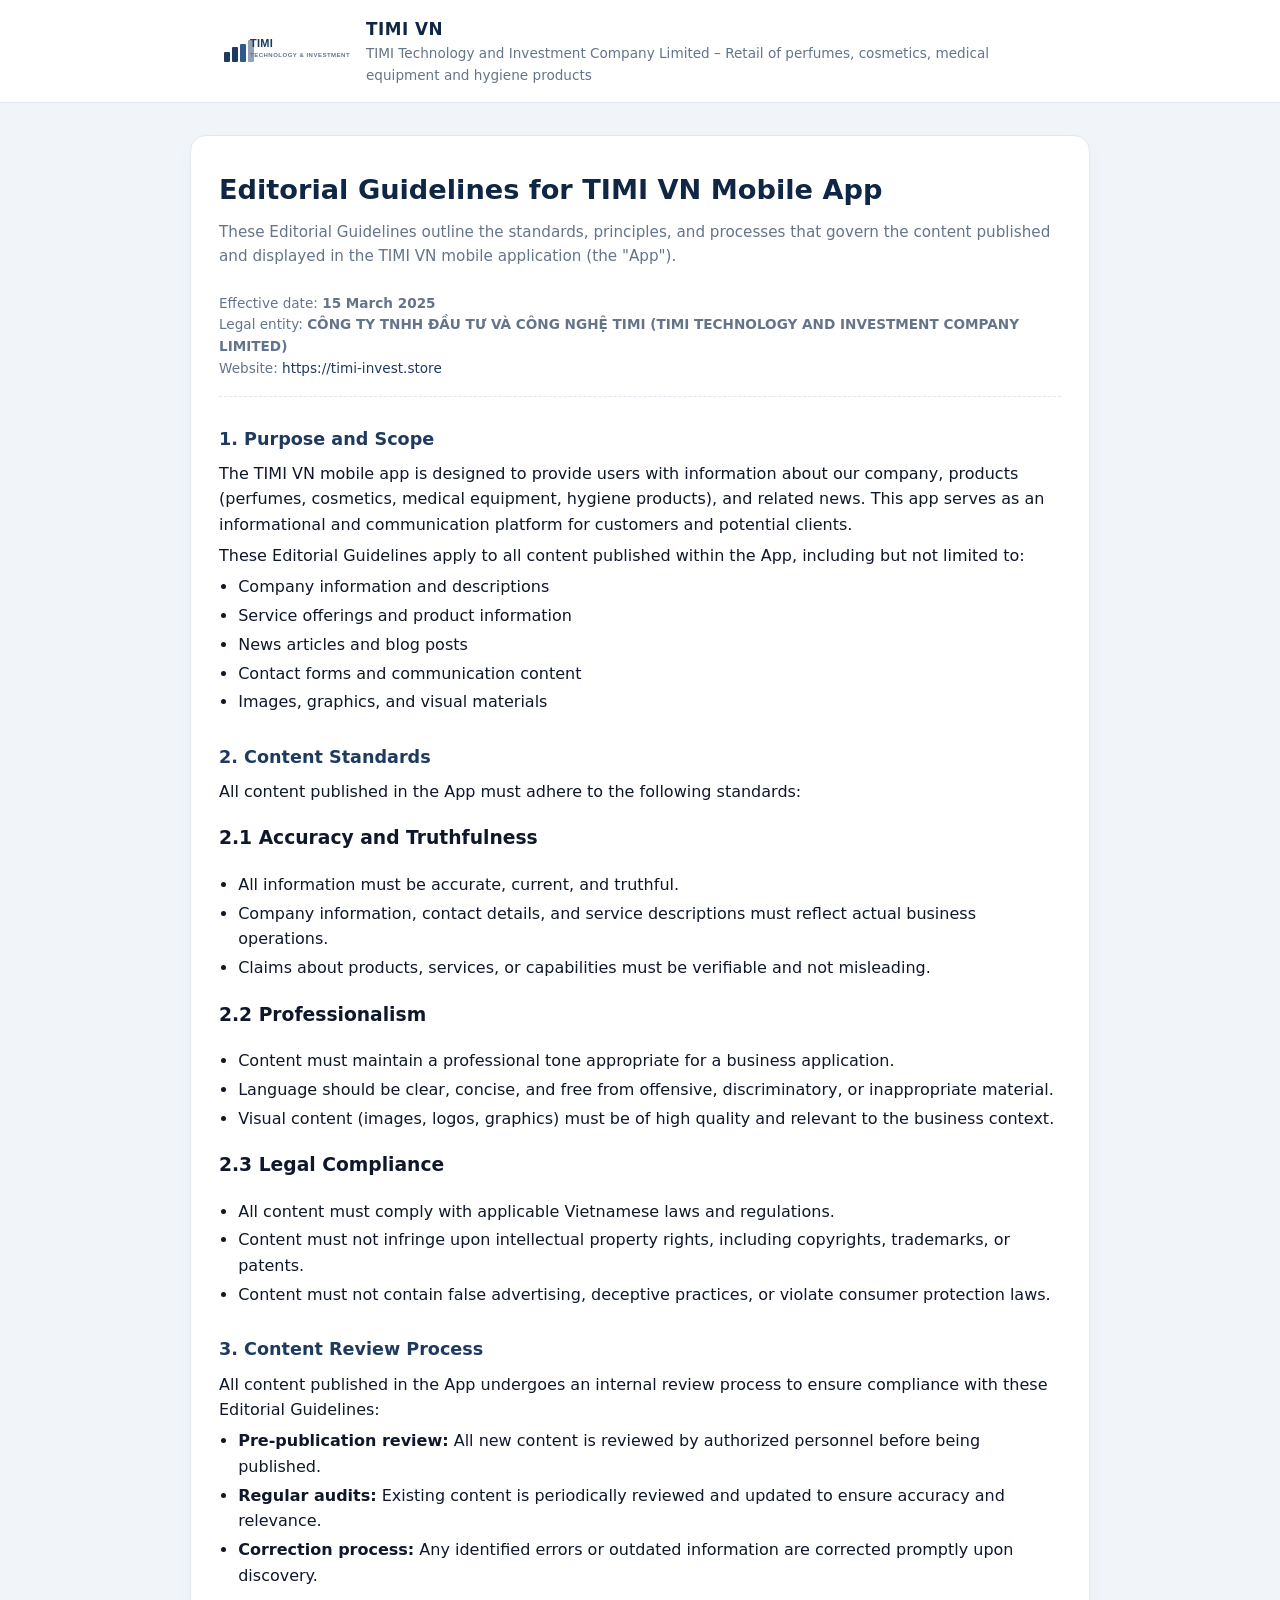
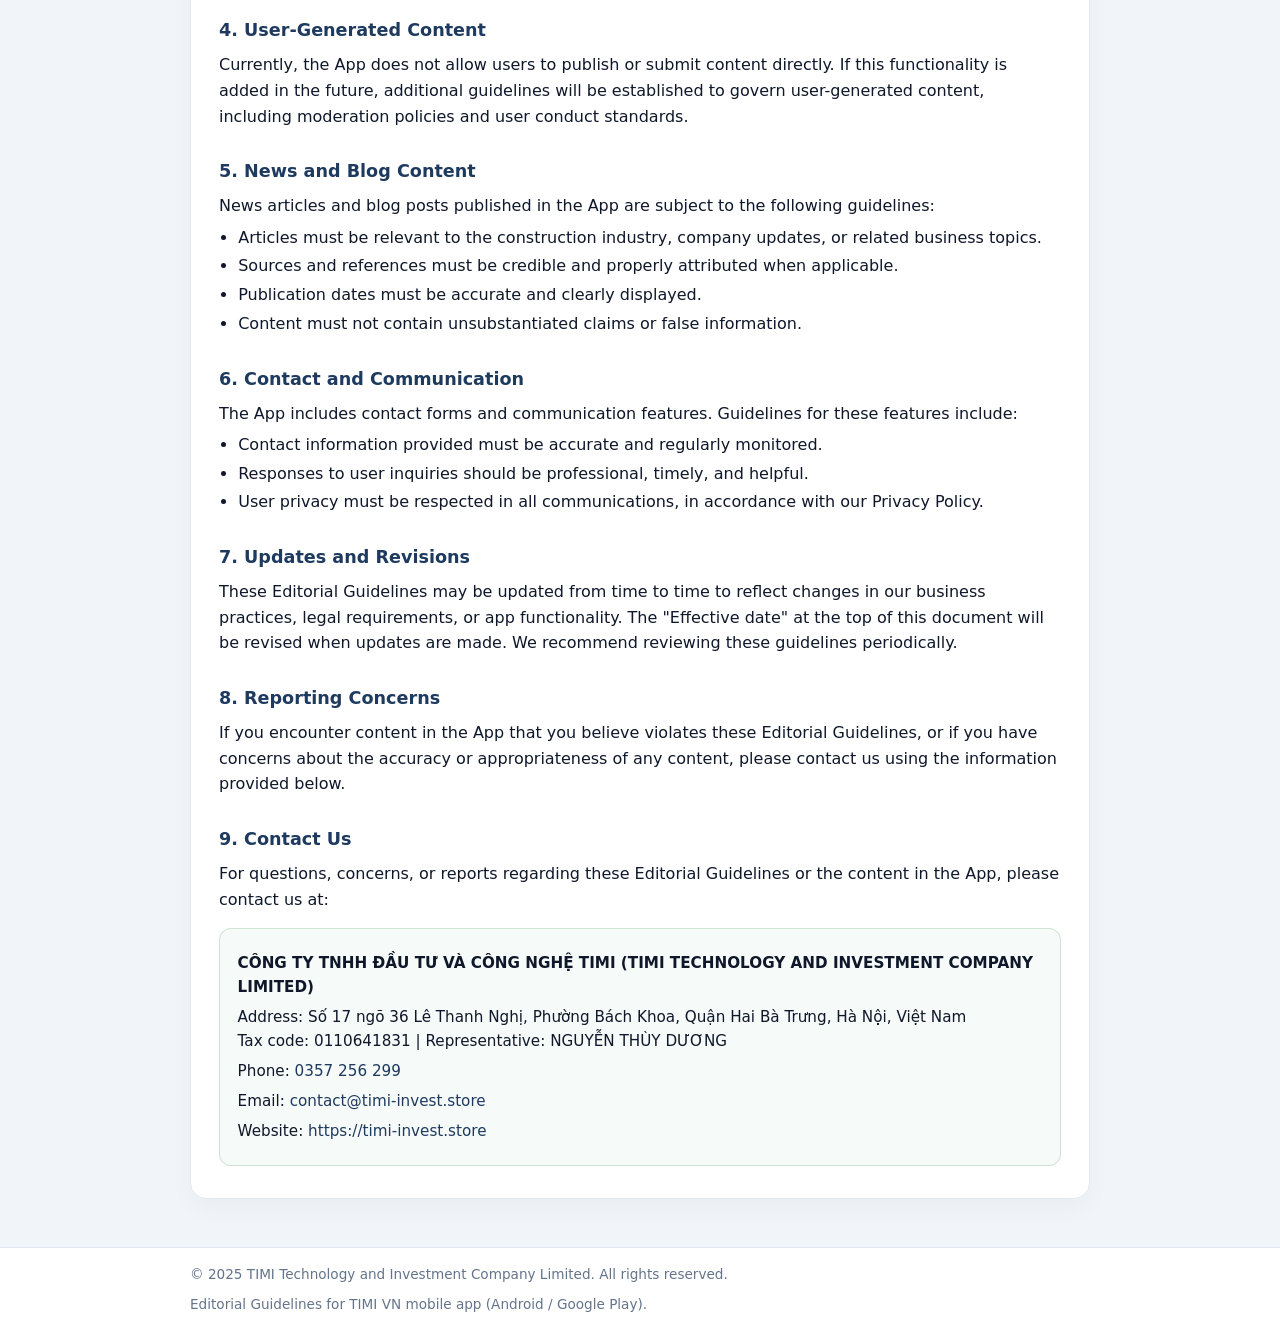
<file: editorial-guidelines.html>
<!DOCTYPE html>
<html lang="en">
<head>
  <meta charset="UTF-8" />
  <meta http-equiv="X-UA-Compatible" content="IE=edge" />
  <meta name="viewport" content="width=device-width, initial-scale=1.0" />

  <title>Editorial Guidelines - TIMI VN Mobile App</title>

  <link rel="icon" type="image/svg+xml" href="images/favicon.svg" />

  <style>
    :root {
      --primary-color: #1e3a5f;
      --primary-dark: #0f2744;
      --bg-light: #f1f5f9;
      --text-main: #0f172a;
      --text-muted: #64748b;
      --border-color: #e2e8f0;
      --accent-color: #94a3b8;
      --max-width: 900px;
    }

    * {
      box-sizing: border-box;
    }

    body {
      margin: 0;
      font-family: system-ui, -apple-system, BlinkMacSystemFont, "Segoe UI", sans-serif;
      color: var(--text-main);
      background: var(--bg-light);
      line-height: 1.6;
    }

    .page {
      min-height: 100vh;
      display: flex;
      flex-direction: column;
    }

    header {
      background: white;
      border-bottom: 1px solid var(--border-color);
    }

    .header-inner {
      max-width: var(--max-width);
      margin: 0 auto;
      padding: 1rem 1.5rem;
      display: flex;
      align-items: center;
      gap: 0.75rem;
    }

    .logo-img {
      height: 40px;
      width: auto;
    }

    .header-text {
      display: flex;
      flex-direction: column;
    }

    .header-text strong {
      font-size: 1.05rem;
      letter-spacing: 0.03em;
      text-transform: uppercase;
      color: var(--primary-dark);
    }

    .header-text span {
      font-size: 0.85rem;
      color: var(--text-muted);
    }

    main {
      flex: 1;
      padding: 2rem 1.5rem 3rem;
    }

    .content {
      max-width: var(--max-width);
      margin: 0 auto;
      background: white;
      border-radius: 1rem;
      border: 1px solid var(--border-color);
      box-shadow: 0 10px 25px rgba(0, 0, 0, 0.03);
      padding: 2rem 1.75rem;
    }

    h1 {
      font-size: 1.7rem;
      margin: 0 0 0.5rem;
      color: var(--primary-dark);
    }

    .subtitle {
      margin: 0 0 1.5rem;
      color: var(--text-muted);
      font-size: 0.95rem;
    }

    .meta {
      font-size: 0.85rem;
      color: var(--text-muted);
      margin-bottom: 1.75rem;
      padding-bottom: 1rem;
      border-bottom: 1px dashed var(--border-color);
    }

    h2 {
      font-size: 1.1rem;
      margin-top: 1.75rem;
      margin-bottom: 0.5rem;
      color: var(--primary-color);
    }

    p {
      margin: 0.35rem 0;
    }

    ul {
      padding-left: 1.2rem;
      margin: 0.25rem 0 0.75rem;
    }

    li {
      margin: 0.2rem 0;
    }

    strong {
      font-weight: 600;
    }

    a {
      color: var(--primary-color);
      text-decoration: none;
    }

    a:hover {
      text-decoration: underline;
    }

    .contact-block {
      background: rgba(45, 134, 80, 0.04);
      border: 1px solid rgba(45, 134, 80, 0.2);
      border-radius: 0.75rem;
      padding: 1rem 1.1rem;
      margin-top: 1rem;
      font-size: 0.95rem;
    }

    footer {
      border-top: 1px solid var(--border-color);
      background: white;
      padding: 1rem 1.5rem;
      font-size: 0.85rem;
      color: var(--text-muted);
    }

    .footer-inner {
      max-width: var(--max-width);
      margin: 0 auto;
      display: flex;
      flex-wrap: wrap;
      justify-content: space-between;
      gap: 0.5rem;
    }

    @media (max-width: 640px) {
      .header-inner,
      main {
        padding-inline: 1rem;
      }

      .content {
        padding: 1.5rem 1.2rem;
      }

      h1 {
        font-size: 1.4rem;
      }

      .header-text strong {
        font-size: 0.95rem;
      }

      .header-text span {
        font-size: 0.78rem;
      }
    }
  </style>
</head>
<body>
  <div class="page">
    <header>
      <div class="header-inner">
        <img src="images/logo.svg" alt="TIMI VN" class="logo-img" />
        <div class="header-text">
          <strong>TIMI VN</strong>
          <span>TIMI Technology and Investment Company Limited – Retail of perfumes, cosmetics, medical equipment and hygiene products</span>
        </div>
      </div>
    </header>

    <main>
      <article class="content">
        <h1>Editorial Guidelines for TIMI VN Mobile App</h1>
        <p class="subtitle">
          These Editorial Guidelines outline the standards, principles, and processes that govern the content published and displayed in the TIMI VN mobile application (the "App").
        </p>

        <p class="meta">
          Effective date: <strong>15 March 2025</strong><br />
          Legal entity: <strong>CÔNG TY TNHH ĐẦU TƯ VÀ CÔNG NGHỆ TIMI (TIMI TECHNOLOGY AND INVESTMENT COMPANY LIMITED)</strong><br />
          Website: <a href="https://timi-invest.store" target="_blank" rel="noopener noreferrer">https://timi-invest.store</a>
        </p>

        <h2>1. Purpose and Scope</h2>
        <p>
          The TIMI VN mobile app is designed to provide users with information about our company, products (perfumes, cosmetics, medical equipment, hygiene products), and related news. This app serves as an informational and communication platform for customers and potential clients.
        </p>
        <p>
          These Editorial Guidelines apply to all content published within the App, including but not limited to:
        </p>
        <ul>
          <li>Company information and descriptions</li>
          <li>Service offerings and product information</li>
          <li>News articles and blog posts</li>
          <li>Contact forms and communication content</li>
          <li>Images, graphics, and visual materials</li>
        </ul>

        <h2>2. Content Standards</h2>
        <p>All content published in the App must adhere to the following standards:</p>

        <h3>2.1 Accuracy and Truthfulness</h3>
        <ul>
          <li>All information must be accurate, current, and truthful.</li>
          <li>Company information, contact details, and service descriptions must reflect actual business operations.</li>
          <li>Claims about products, services, or capabilities must be verifiable and not misleading.</li>
        </ul>

        <h3>2.2 Professionalism</h3>
        <ul>
          <li>Content must maintain a professional tone appropriate for a business application.</li>
          <li>Language should be clear, concise, and free from offensive, discriminatory, or inappropriate material.</li>
          <li>Visual content (images, logos, graphics) must be of high quality and relevant to the business context.</li>
        </ul>

        <h3>2.3 Legal Compliance</h3>
        <ul>
          <li>All content must comply with applicable Vietnamese laws and regulations.</li>
          <li>Content must not infringe upon intellectual property rights, including copyrights, trademarks, or patents.</li>
          <li>Content must not contain false advertising, deceptive practices, or violate consumer protection laws.</li>
        </ul>

        <h2>3. Content Review Process</h2>
        <p>
          All content published in the App undergoes an internal review process to ensure compliance with these Editorial Guidelines:
        </p>
        <ul>
          <li><strong>Pre-publication review:</strong> All new content is reviewed by authorized personnel before being published.</li>
          <li><strong>Regular audits:</strong> Existing content is periodically reviewed and updated to ensure accuracy and relevance.</li>
          <li><strong>Correction process:</strong> Any identified errors or outdated information are corrected promptly upon discovery.</li>
        </ul>

        <h2>4. User-Generated Content</h2>
        <p>
          Currently, the App does not allow users to publish or submit content directly. If this functionality is added in the future, additional guidelines will be established to govern user-generated content, including moderation policies and user conduct standards.
        </p>

        <h2>5. News and Blog Content</h2>
        <p>
          News articles and blog posts published in the App are subject to the following guidelines:
        </p>
        <ul>
          <li>Articles must be relevant to the construction industry, company updates, or related business topics.</li>
          <li>Sources and references must be credible and properly attributed when applicable.</li>
          <li>Publication dates must be accurate and clearly displayed.</li>
          <li>Content must not contain unsubstantiated claims or false information.</li>
        </ul>

        <h2>6. Contact and Communication</h2>
        <p>
          The App includes contact forms and communication features. Guidelines for these features include:
        </p>
        <ul>
          <li>Contact information provided must be accurate and regularly monitored.</li>
          <li>Responses to user inquiries should be professional, timely, and helpful.</li>
          <li>User privacy must be respected in all communications, in accordance with our Privacy Policy.</li>
        </ul>

        <h2>7. Updates and Revisions</h2>
        <p>
          These Editorial Guidelines may be updated from time to time to reflect changes in our business practices, legal requirements, or app functionality. The "Effective date" at the top of this document will be revised when updates are made. We recommend reviewing these guidelines periodically.
        </p>

        <h2>8. Reporting Concerns</h2>
        <p>
          If you encounter content in the App that you believe violates these Editorial Guidelines, or if you have concerns about the accuracy or appropriateness of any content, please contact us using the information provided below.
        </p>

        <h2>9. Contact Us</h2>
        <p>For questions, concerns, or reports regarding these Editorial Guidelines or the content in the App, please contact us at:</p>

        <div class="contact-block">
          <p><strong>CÔNG TY TNHH ĐẦU TƯ VÀ CÔNG NGHỆ TIMI (TIMI TECHNOLOGY AND INVESTMENT COMPANY LIMITED)</strong></p>
          <p>
            Address: Số 17 ngõ 36 Lê Thanh Nghị, Phường Bách Khoa, Quận Hai Bà Trưng, Hà Nội, Việt Nam<br />
            Tax code: 0110641831 | Representative: NGUYỄN THÙY DƯƠNG
          </p>
          <p>Phone: <a href="tel:0357256299">0357 256 299</a></p>
          <p>Email: <a href="mailto:contact@timi-invest.store">contact@timi-invest.store</a></p>
          <p>Website: <a href="https://timi-invest.store" target="_blank" rel="noopener noreferrer">https://timi-invest.store</a></p>
        </div>
      </article>
    </main>

    <footer>
      <div class="footer-inner">
        <span>© 2025 TIMI Technology and Investment Company Limited. All rights reserved.</span>
        <span>Editorial Guidelines for TIMI VN mobile app (Android / Google Play).</span>
      </div>
    </footer>
  </div>
</body>
</html>
</file>
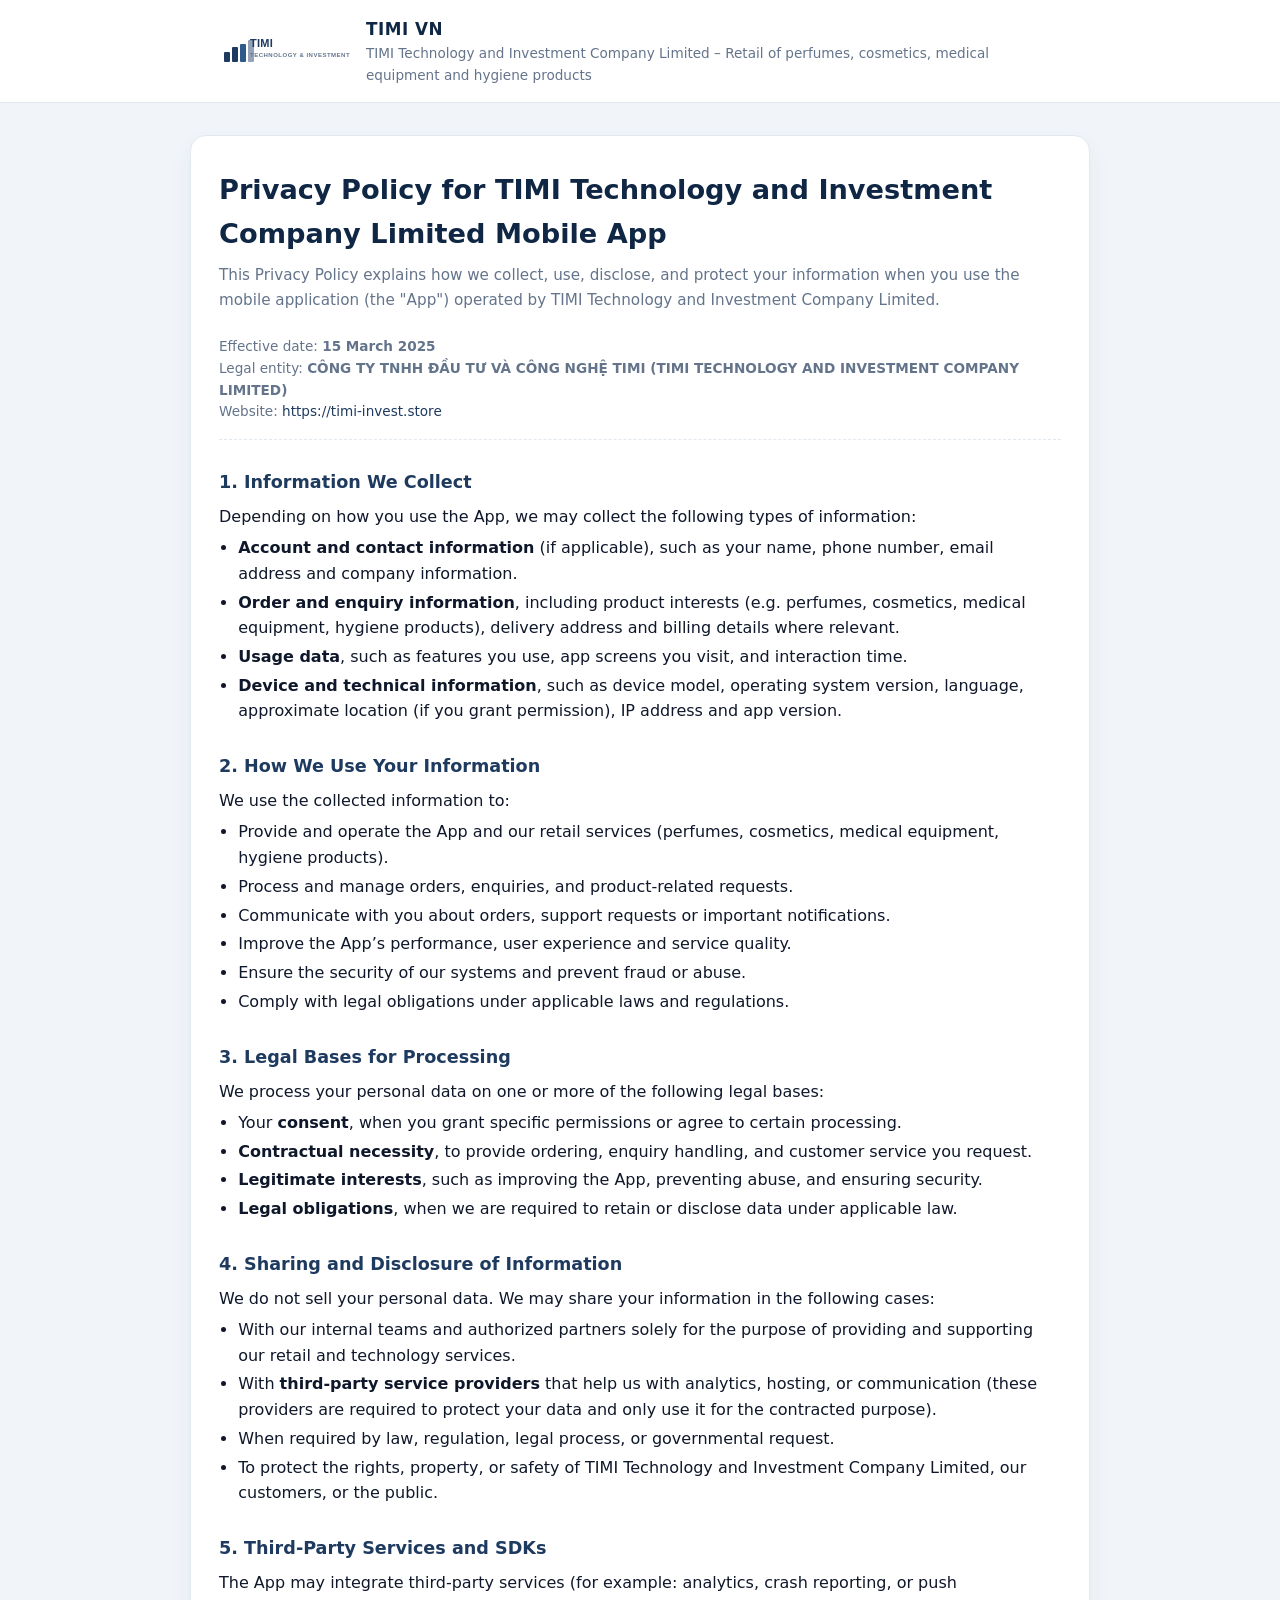
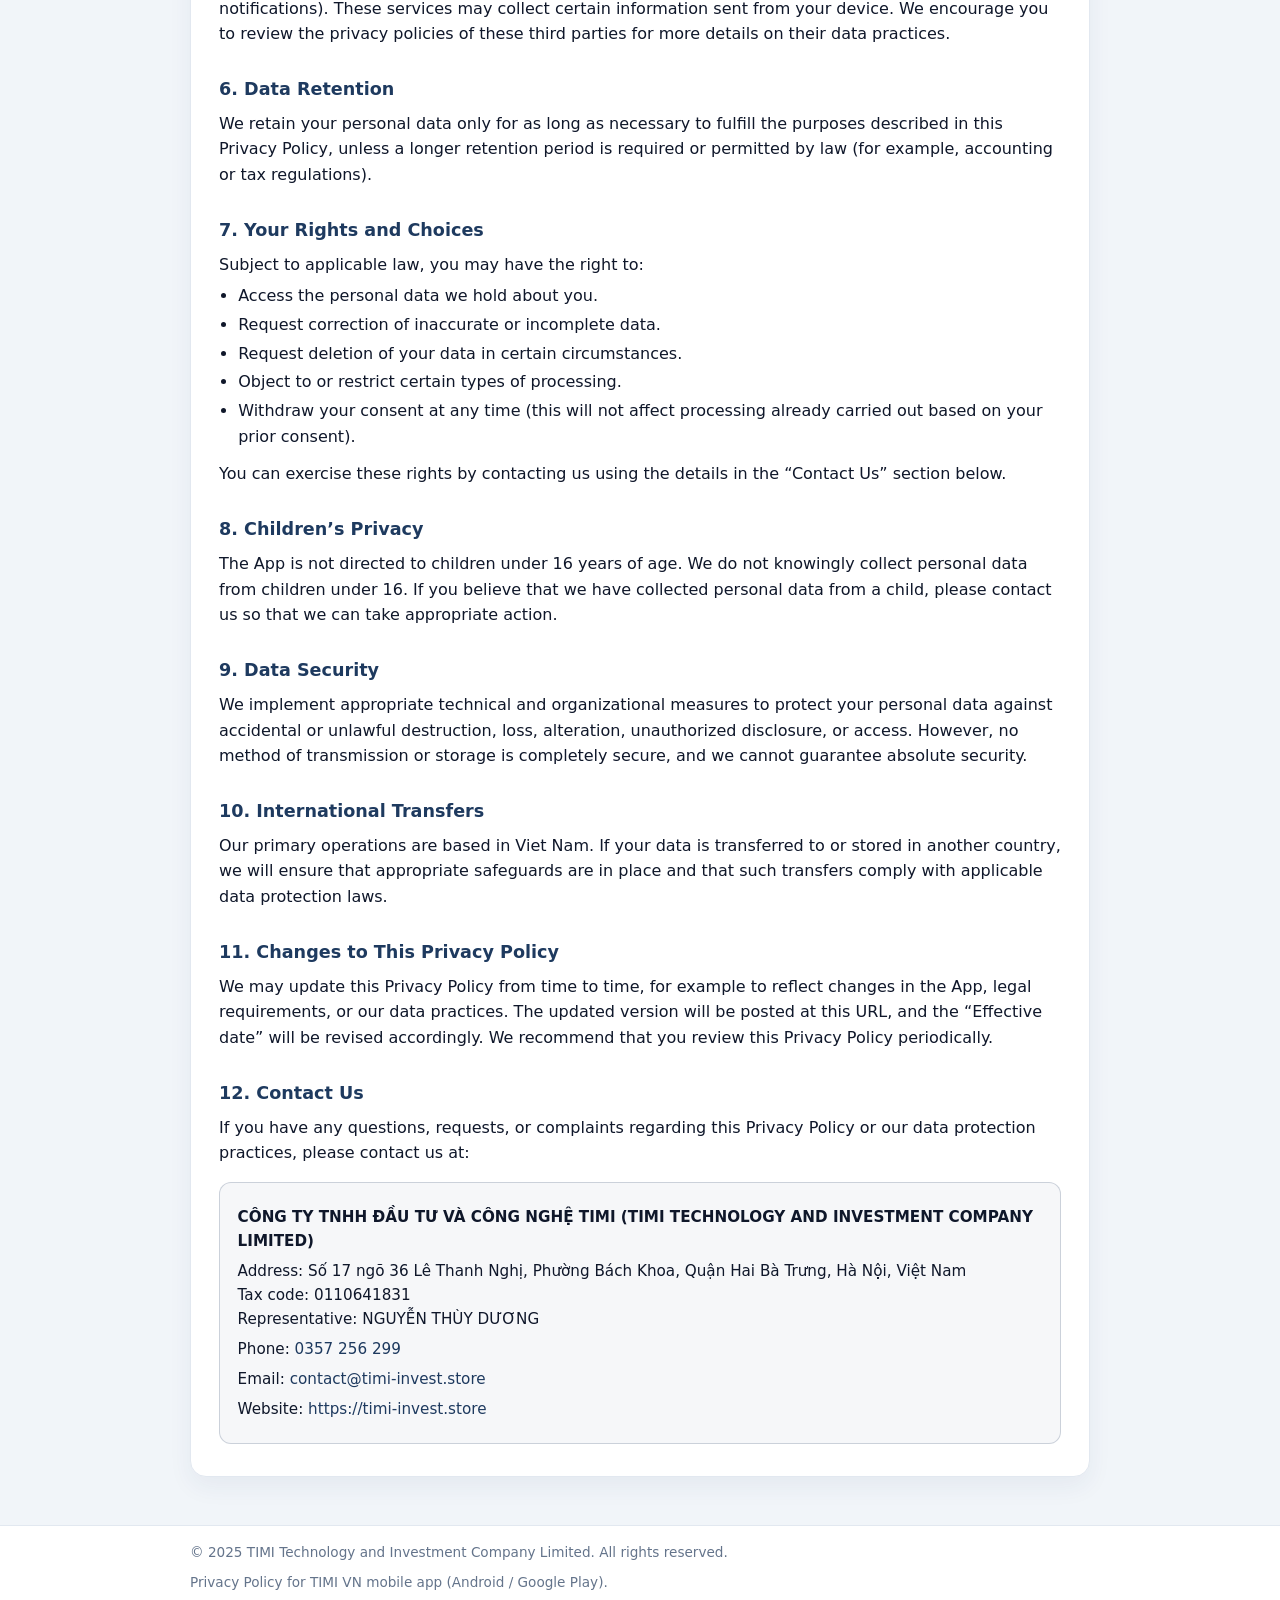
<file: privacy-policy.html>
<!DOCTYPE html>
<html lang="en">
<head>
  <meta charset="UTF-8" />
  <meta http-equiv="X-UA-Compatible" content="IE=edge" />
  <meta name="viewport" content="width=device-width, initial-scale=1.0" />
  <meta name="theme-color" content="#1e3a5f" />

  <title>Privacy Policy - TIMI Technology and Investment Company Limited Mobile App</title>
  <meta name="description" content="Privacy Policy for TIMI VN mobile application. TIMI Technology and Investment Company Limited - Retail of perfumes, cosmetics, medical equipment and hygiene products." />

  <link rel="icon" type="image/svg+xml" href="images/favicon.svg" />

  <style>
    :root {
      --primary-color: #1e3a5f;
      --primary-dark: #0f2744;
      --bg-light: #f1f5f9;
      --text-main: #0f172a;
      --text-muted: #64748b;
      --border-color: #e2e8f0;
      --accent-color: #94a3b8;
      --max-width: 900px;
    }

    * {
      box-sizing: border-box;
    }

    body {
      margin: 0;
      font-family: system-ui, -apple-system, BlinkMacSystemFont, "Segoe UI", sans-serif;
      color: var(--text-main);
      background: var(--bg-light);
      line-height: 1.6;
    }

    .page {
      min-height: 100vh;
      display: flex;
      flex-direction: column;
    }

    header {
      background: white;
      border-bottom: 1px solid var(--border-color);
    }

    .header-inner {
      max-width: var(--max-width);
      margin: 0 auto;
      padding: 1rem 1.5rem;
      display: flex;
      align-items: center;
      gap: 0.75rem;
    }

    .logo-img {
      height: 40px;
      width: auto;
    }

    .header-text {
      display: flex;
      flex-direction: column;
    }

    .header-text strong {
      font-size: 1.05rem;
      letter-spacing: 0.03em;
      text-transform: uppercase;
      color: var(--primary-dark);
    }

    .header-text span {
      font-size: 0.85rem;
      color: var(--text-muted);
    }

    main {
      flex: 1;
      padding: 2rem 1.5rem 3rem;
    }

    .content {
      max-width: var(--max-width);
      margin: 0 auto;
      background: white;
      border-radius: 1rem;
      border: 1px solid var(--border-color);
      box-shadow: 0 10px 25px rgba(30, 58, 95, 0.06);
      padding: 2rem 1.75rem;
    }

    h1 {
      font-size: 1.7rem;
      margin: 0 0 0.5rem;
      color: var(--primary-dark);
    }

    .subtitle {
      margin: 0 0 1.5rem;
      color: var(--text-muted);
      font-size: 0.95rem;
    }

    .meta {
      font-size: 0.85rem;
      color: var(--text-muted);
      margin-bottom: 1.75rem;
      padding-bottom: 1rem;
      border-bottom: 1px dashed var(--border-color);
    }

    h2 {
      font-size: 1.1rem;
      margin-top: 1.75rem;
      margin-bottom: 0.5rem;
      color: var(--primary-color);
    }

    p {
      margin: 0.35rem 0;
    }

    ul {
      padding-left: 1.2rem;
      margin: 0.25rem 0 0.75rem;
    }

    li {
      margin: 0.2rem 0;
    }

    strong {
      font-weight: 600;
    }

    a {
      color: var(--primary-color);
      text-decoration: none;
    }

    a:hover {
      text-decoration: underline;
    }

    .contact-block {
      background: rgba(30, 58, 95, 0.04);
      border: 1px solid rgba(30, 58, 95, 0.2);
      border-radius: 0.75rem;
      padding: 1rem 1.1rem;
      margin-top: 1rem;
      font-size: 0.95rem;
    }

    footer {
      border-top: 1px solid var(--border-color);
      background: white;
      padding: 1rem 1.5rem;
      font-size: 0.85rem;
      color: var(--text-muted);
    }

    .footer-inner {
      max-width: var(--max-width);
      margin: 0 auto;
      display: flex;
      flex-wrap: wrap;
      justify-content: space-between;
      gap: 0.5rem;
    }

    @media (max-width: 640px) {
      .header-inner,
      main {
        padding-inline: 1rem;
      }

      .content {
        padding: 1.5rem 1.2rem;
      }

      h1 {
        font-size: 1.4rem;
      }

      .header-text strong {
        font-size: 0.95rem;
      }

      .header-text span {
        font-size: 0.78rem;
      }
    }
  </style>
</head>
<body>
  <div class="page">
    <header>
      <div class="header-inner">
        <img src="images/logo.svg" alt="TIMI VN" class="logo-img" />
        <div class="header-text">
          <strong>TIMI VN</strong>
          <span>TIMI Technology and Investment Company Limited – Retail of perfumes, cosmetics, medical equipment and hygiene products</span>
        </div>
      </div>
    </header>

    <main>
      <article class="content">
        <h1>Privacy Policy for TIMI Technology and Investment Company Limited Mobile App</h1>
        <p class="subtitle">
          This Privacy Policy explains how we collect, use, disclose, and protect your information when you use the mobile application (the "App") operated by TIMI Technology and Investment Company Limited.
        </p>

        <p class="meta">
          Effective date: <strong>15 March 2025</strong><br />
          Legal entity: <strong>CÔNG TY TNHH ĐẦU TƯ VÀ CÔNG NGHỆ TIMI (TIMI TECHNOLOGY AND INVESTMENT COMPANY LIMITED)</strong><br />
          Website: <a href="https://timi-invest.store" target="_blank" rel="noopener noreferrer">https://timi-invest.store</a>
        </p>

        <h2>1. Information We Collect</h2>
        <p>Depending on how you use the App, we may collect the following types of information:</p>
        <ul>
          <li><strong>Account and contact information</strong> (if applicable), such as your name, phone number, email address and company information.</li>
          <li><strong>Order and enquiry information</strong>, including product interests (e.g. perfumes, cosmetics, medical equipment, hygiene products), delivery address and billing details where relevant.</li>
          <li><strong>Usage data</strong>, such as features you use, app screens you visit, and interaction time.</li>
          <li><strong>Device and technical information</strong>, such as device model, operating system version, language, approximate location (if you grant permission), IP address and app version.</li>
        </ul>

        <h2>2. How We Use Your Information</h2>
        <p>We use the collected information to:</p>
        <ul>
          <li>Provide and operate the App and our retail services (perfumes, cosmetics, medical equipment, hygiene products).</li>
          <li>Process and manage orders, enquiries, and product-related requests.</li>
          <li>Communicate with you about orders, support requests or important notifications.</li>
          <li>Improve the App’s performance, user experience and service quality.</li>
          <li>Ensure the security of our systems and prevent fraud or abuse.</li>
          <li>Comply with legal obligations under applicable laws and regulations.</li>
        </ul>

        <h2>3. Legal Bases for Processing</h2>
        <p>We process your personal data on one or more of the following legal bases:</p>
        <ul>
          <li>Your <strong>consent</strong>, when you grant specific permissions or agree to certain processing.</li>
          <li><strong>Contractual necessity</strong>, to provide ordering, enquiry handling, and customer service you request.</li>
          <li><strong>Legitimate interests</strong>, such as improving the App, preventing abuse, and ensuring security.</li>
          <li><strong>Legal obligations</strong>, when we are required to retain or disclose data under applicable law.</li>
        </ul>

        <h2>4. Sharing and Disclosure of Information</h2>
        <p>We do not sell your personal data. We may share your information in the following cases:</p>
        <ul>
          <li>With our internal teams and authorized partners solely for the purpose of providing and supporting our retail and technology services.</li>
          <li>With <strong>third-party service providers</strong> that help us with analytics, hosting, or communication (these providers are required to protect your data and only use it for the contracted purpose).</li>
          <li>When required by law, regulation, legal process, or governmental request.</li>
          <li>To protect the rights, property, or safety of TIMI Technology and Investment Company Limited, our customers, or the public.</li>
        </ul>

        <h2>5. Third-Party Services and SDKs</h2>
        <p>The App may integrate third-party services (for example: analytics, crash reporting, or push notifications). These services may collect certain information sent from your device. We encourage you to review the privacy policies of these third parties for more details on their data practices.</p>

        <h2>6. Data Retention</h2>
        <p>
          We retain your personal data only for as long as necessary to fulfill the purposes described in this Privacy Policy, unless a longer retention period is required or permitted by law (for example, accounting or tax regulations).
        </p>

        <h2>7. Your Rights and Choices</h2>
        <p>Subject to applicable law, you may have the right to:</p>
        <ul>
          <li>Access the personal data we hold about you.</li>
          <li>Request correction of inaccurate or incomplete data.</li>
          <li>Request deletion of your data in certain circumstances.</li>
          <li>Object to or restrict certain types of processing.</li>
          <li>Withdraw your consent at any time (this will not affect processing already carried out based on your prior consent).</li>
        </ul>
        <p>You can exercise these rights by contacting us using the details in the “Contact Us” section below.</p>

        <h2>8. Children’s Privacy</h2>
        <p>
          The App is not directed to children under 16 years of age. We do not knowingly collect personal data from children under 16. If you believe that we have collected personal data from a child, please contact us so that we can take appropriate action.
        </p>

        <h2>9. Data Security</h2>
        <p>
          We implement appropriate technical and organizational measures to protect your personal data against accidental or unlawful destruction, loss, alteration, unauthorized disclosure, or access. However, no method of transmission or storage is completely secure, and we cannot guarantee absolute security.
        </p>

        <h2>10. International Transfers</h2>
        <p>
          Our primary operations are based in Viet Nam. If your data is transferred to or stored in another country, we will ensure that appropriate safeguards are in place and that such transfers comply with applicable data protection laws.
        </p>

        <h2>11. Changes to This Privacy Policy</h2>
        <p>
          We may update this Privacy Policy from time to time, for example to reflect changes in the App, legal requirements, or our data practices. The updated version will be posted at this URL, and the “Effective date” will be revised accordingly. We recommend that you review this Privacy Policy periodically.
        </p>

        <h2>12. Contact Us</h2>
        <p>If you have any questions, requests, or complaints regarding this Privacy Policy or our data protection practices, please contact us at:</p>

        <div class="contact-block">
          <p><strong>CÔNG TY TNHH ĐẦU TƯ VÀ CÔNG NGHỆ TIMI (TIMI TECHNOLOGY AND INVESTMENT COMPANY LIMITED)</strong></p>
          <p>
            Address: Số 17 ngõ 36 Lê Thanh Nghị, Phường Bách Khoa, Quận Hai Bà Trưng, Hà Nội, Việt Nam<br />
            Tax code: 0110641831<br />
            Representative: NGUYỄN THÙY DƯƠNG
          </p>
          <p>Phone: <a href="tel:+84357256299">0357 256 299</a></p>
          <p>Email: <a href="mailto:contact@timi-invest.store">contact@timi-invest.store</a></p>
          <p>Website: <a href="https://timi-invest.store" target="_blank" rel="noopener noreferrer">https://timi-invest.store</a></p>
        </div>
      </article>
    </main>

    <footer>
      <div class="footer-inner">
        <span>© 2025 TIMI Technology and Investment Company Limited. All rights reserved.</span>
        <span>Privacy Policy for TIMI VN mobile app (Android / Google Play).</span>
      </div>
    </footer>
  </div>
</body>
</html>
</file>
